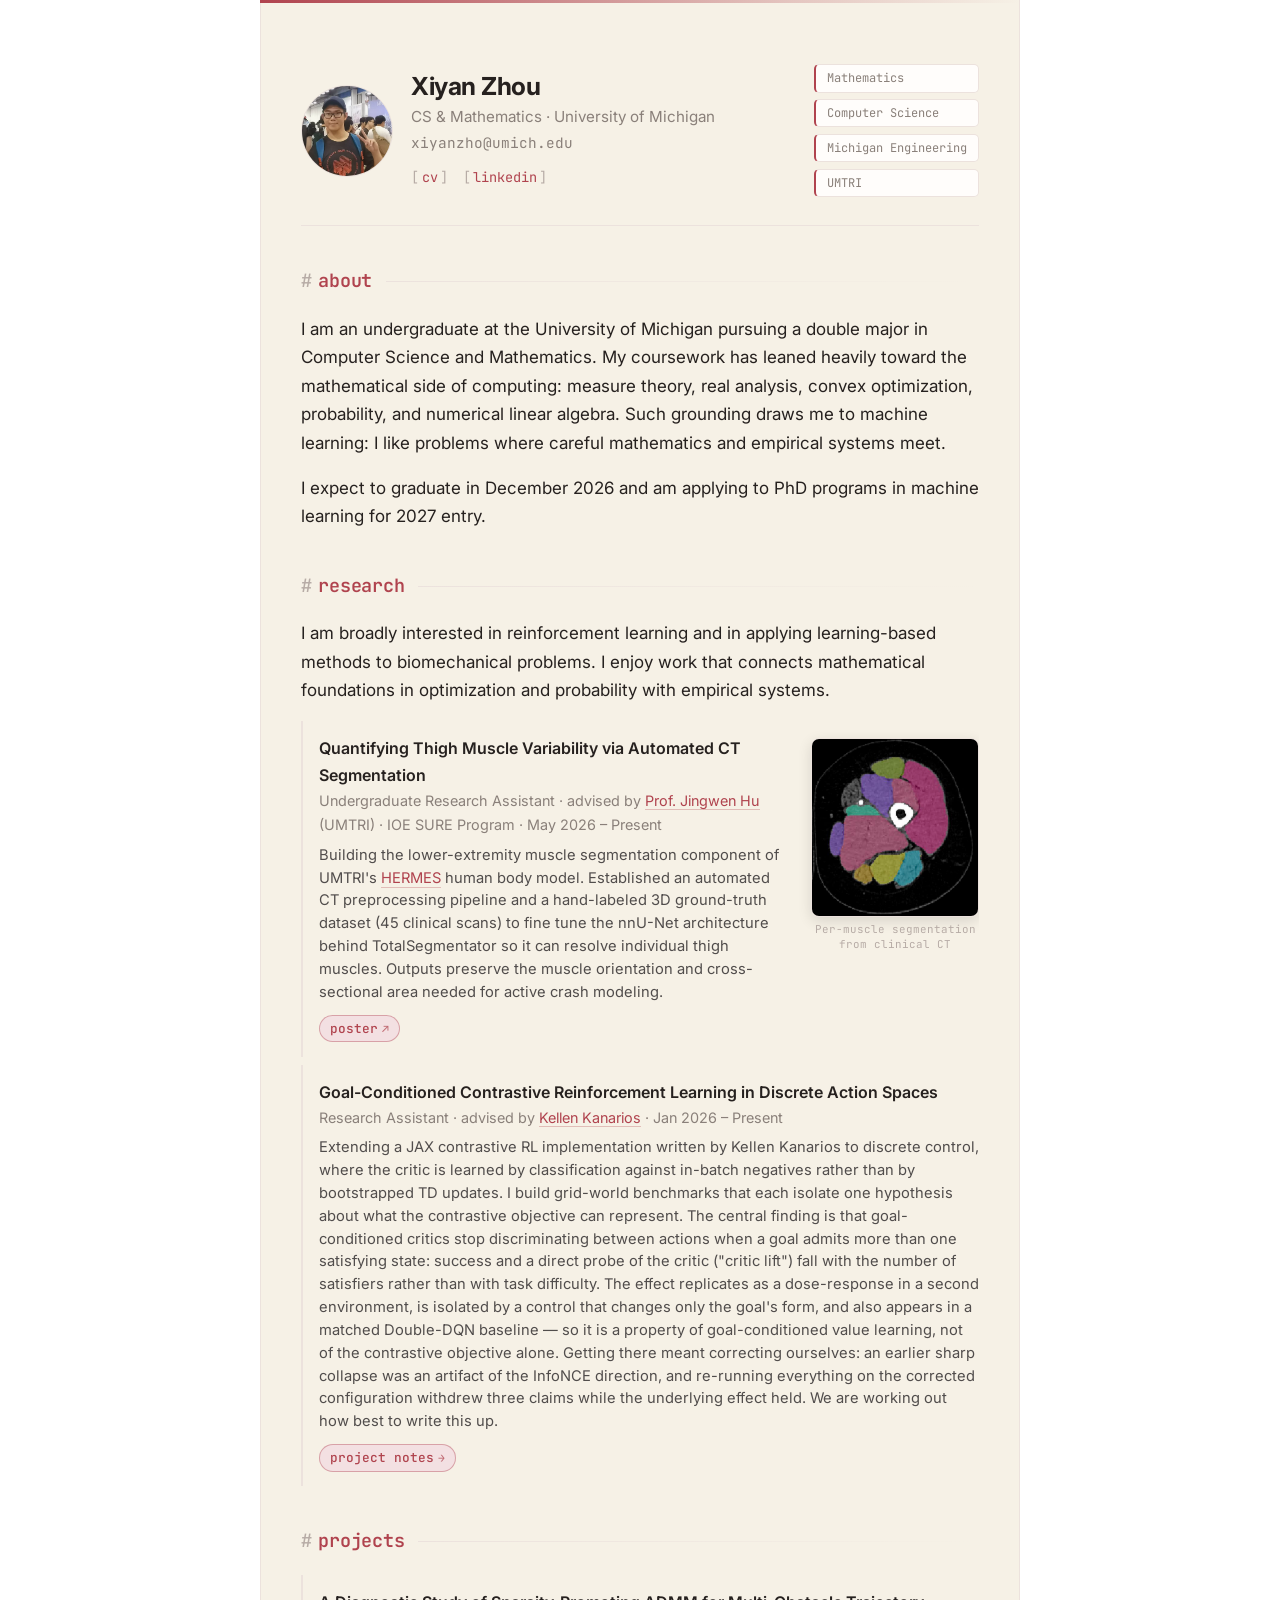
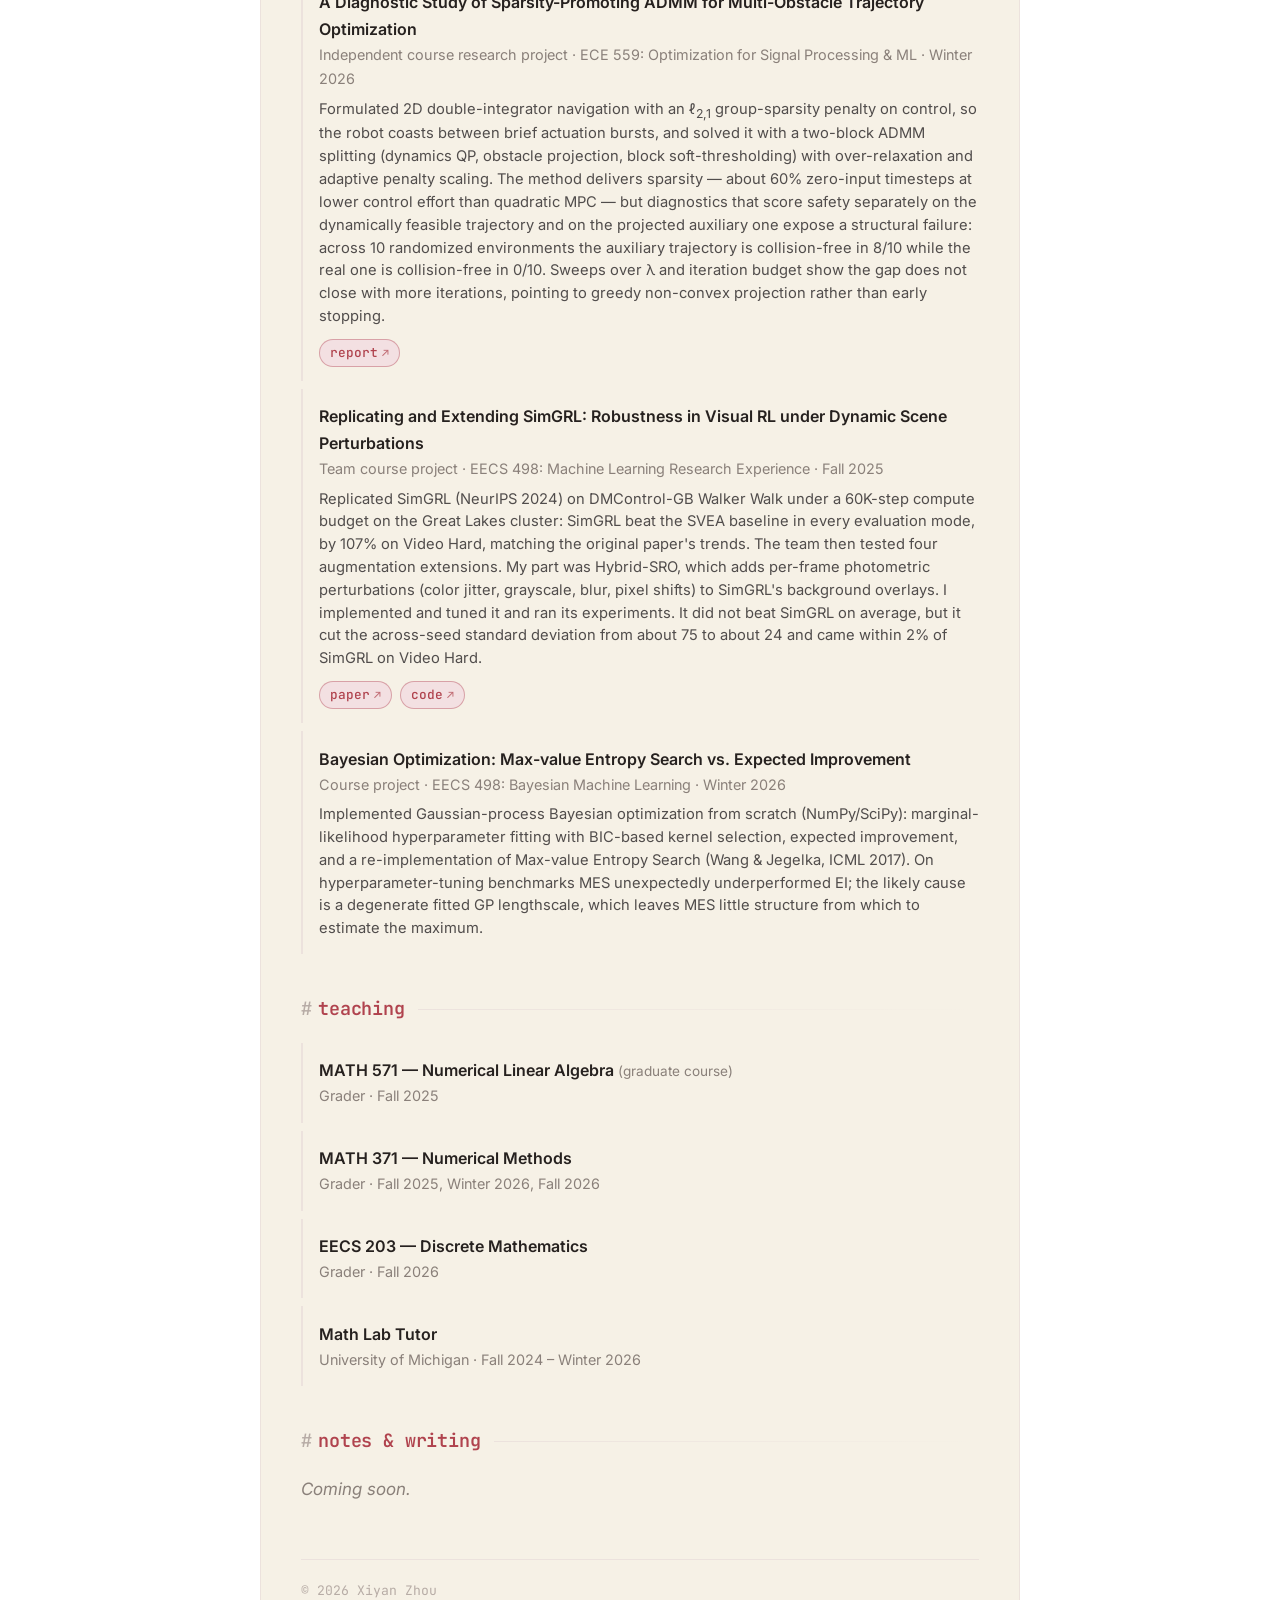
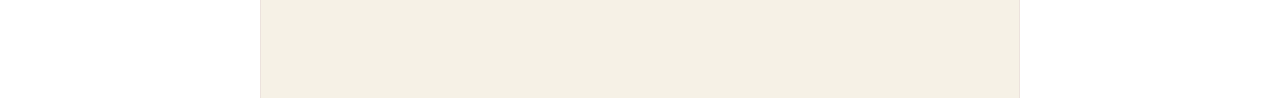
<file: index.html>
<!DOCTYPE html>
<html lang="en">
<head>
  <meta charset="UTF-8">
  <title>Xiyan Zhou</title>
  <meta name="viewport" content="width=device-width, initial-scale=1.0">
  <meta name="description" content="Xiyan Zhou — CS & Mathematics, University of Michigan.">
  <link rel="preconnect" href="https://fonts.googleapis.com">
  <link rel="preconnect" href="https://fonts.gstatic.com" crossorigin>
  <link href="https://fonts.googleapis.com/css2?family=Inter:wght@400;500;600;700&family=JetBrains+Mono:wght@400;500&display=swap" rel="stylesheet">
  <link rel="stylesheet" href="assets/css/style.css?v=14">
</head>
<body>
  <div class="wrap">

    <!-- ===================== HEADER ===================== -->
    <header class="masthead">
      <div class="id">
        <div class="id-row">
          <img class="avatar" src="assets/images/selfie.png" alt="Xiyan Zhou"
               onerror="this.style.display='none'">
          <div>
            <h1>Xiyan Zhou</h1>
            <p class="affil">CS &amp; Mathematics · University of Michigan</p>
            <p class="email">xiyanzho@umich.edu</p>
            <nav class="links">
              <a href="assets/pdf/Xiyan_Zhou_cv.pdf">cv</a>
              <a href="https://www.linkedin.com/in/xiyan-zhou-3881732b3/">linkedin</a>
            </nav>
          </div>
        </div>

        <!-- Affiliation badges -->
        <div class="affiliations">
          <a class="brand" href="https://lsa.umich.edu/math" title="U-M Mathematics">
            <span class="brand-badge">Mathematics</span>
          </a>
          <a class="brand" href="https://cse.engin.umich.edu" title="Michigan Computer Science &amp; Engineering">
            <span class="brand-badge">Computer Science</span>
          </a>
          <a class="brand" href="https://engin.umich.edu" title="Michigan Engineering">
            <span class="brand-badge">Michigan Engineering</span>
          </a>
          <a class="brand" href="https://umtri.umich.edu" title="U-M Transportation Research Institute">
            <span class="brand-badge">UMTRI</span>
          </a>
        </div>
      </div>
    </header>

    <!-- ===================== ABOUT ===================== -->
    <section id="about">
      <h2>about</h2>
      <p>
        I am an undergraduate at the University of Michigan pursuing a double
        major in Computer Science and Mathematics. My coursework has leaned
        heavily toward the mathematical side of computing: measure theory, real
        analysis, convex optimization, probability, and numerical linear
        algebra. Such grounding draws me to machine learning: I like
        problems where careful mathematics and empirical systems meet.
      </p>
      <p>
        I expect to graduate in December 2026 and am applying to PhD programs in
        machine learning for 2027 entry.
      </p>

    </section>

    <!-- ===================== RESEARCH ===================== -->
    <section id="research">
      <h2>research</h2>
      <p>
        I am broadly interested in reinforcement learning and in applying
        learning-based methods to biomechanical problems. I enjoy
        work that connects mathematical foundations in optimization and
        probability with empirical systems.
      </p>

      <div class="entry">
        <figure class="entry-fig">
          <img src="assets/images/muscle-segmentation.jpg"
               alt="Per-muscle segmentation of a thigh from a clinical CT slice, each muscle shaded a different color">
          <figcaption>Per-muscle segmentation from clinical CT</figcaption>
        </figure>
        <div class="title">Quantifying Thigh Muscle Variability via Automated CT Segmentation</div>
        <div class="authors">Undergraduate Research Assistant · advised by <a href="https://ioe.engin.umich.edu/people/jingwen-hu/">Prof. Jingwen Hu</a> (UMTRI) · IOE SURE Program · May 2026 – Present</div>
        <p class="desc">
          Building the lower-extremity muscle segmentation component of UMTRI's
          <a href="https://humanshape.org/HERMES/MDP_web_public/#about">HERMES</a> human body model. Established an automated CT preprocessing
          pipeline and a hand-labeled 3D ground-truth dataset (45 clinical scans)
          to fine tune the nnU-Net architecture behind TotalSegmentator so it can
          resolve individual thigh muscles. Outputs preserve the muscle
          orientation and cross-sectional area needed for active crash modeling.
        </p>
        <div class="meta-links">
          <a href="assets/pdf/SURE_poster.pdf">poster</a>
        </div>
      </div>

      <div class="entry">
        <div class="title">Goal-Conditioned Contrastive Reinforcement Learning in Discrete Action Spaces</div>
        <div class="authors">Research Assistant · advised by <a href="https://kellenkanarios.com/index/">Kellen Kanarios</a> · Jan 2026 – Present</div>
        <p class="desc">
          Extending a JAX contrastive RL implementation written by Kellen
          Kanarios to discrete control, where the critic is learned by classification against in-batch
          negatives rather than by bootstrapped TD updates. I build grid-world
          benchmarks that each isolate one hypothesis about what the contrastive
          objective can represent. The central finding is that goal-conditioned
          critics stop discriminating between actions when a goal admits more
          than one satisfying state: success and a direct probe of the critic
          ("critic lift") fall with the number of satisfiers rather than with
          task difficulty. The effect replicates as a dose-response in a second
          environment, is isolated by a control that changes only the goal's
          form, and also appears in a matched Double-DQN baseline — so it is a
          property of goal-conditioned value learning, not of the contrastive
          objective alone. Getting there meant correcting ourselves: an earlier
          sharp collapse was an artifact of the InfoNCE direction, and re-running
          everything on the corrected configuration withdrew three claims while
          the underlying effect held. We are working out how best to write this up.
        </p>
        <div class="meta-links">
          <a class="internal" href="research/contrastive-rl.html">project notes</a>
        </div>
      </div>
    </section>

    <!-- ===================== PROJECTS ===================== -->
    <section id="projects">
      <h2>projects</h2>

      <div class="entry">
        <div class="title">A Diagnostic Study of Sparsity-Promoting ADMM for Multi-Obstacle Trajectory Optimization</div>
        <div class="authors">Independent course research project · ECE 559: Optimization for Signal Processing &amp; ML · Winter 2026</div>
        <p class="desc">
          Formulated 2D double-integrator navigation with an ℓ<sub>2,1</sub>
          group-sparsity penalty on control, so the robot coasts between brief
          actuation bursts, and solved it with a two-block ADMM splitting
          (dynamics QP, obstacle projection, block soft-thresholding) with
          over-relaxation and adaptive penalty scaling. The method delivers
          sparsity — about 60% zero-input timesteps at lower control effort than
          quadratic MPC — but diagnostics that score safety separately on the
          dynamically feasible trajectory and on the projected auxiliary one
          expose a structural failure: across 10 randomized environments the
          auxiliary trajectory is collision-free in 8/10 while the real one is
          collision-free in 0/10. Sweeps over λ and iteration budget show the gap
          does not close with more iterations, pointing to greedy non-convex
          projection rather than early stopping.
        </p>
        <div class="meta-links">
          <a href="assets/pdf/ECE_559_project.pdf">report</a>
        </div>
      </div>

      <div class="entry">
        <div class="title">Replicating and Extending SimGRL: Robustness in Visual RL under Dynamic Scene Perturbations</div>
        <div class="authors">Team course project · EECS 498: Machine Learning Research Experience · Fall 2025</div>
        <p class="desc">
          Replicated SimGRL (NeurIPS 2024) on DMControl-GB Walker Walk under a
          60K-step compute budget on the Great Lakes cluster: SimGRL beat the
          SVEA baseline in every evaluation mode, by 107% on Video Hard,
          matching the original paper's trends. The team then tested four
          augmentation extensions. My part was Hybrid-SRO, which adds per-frame
          photometric perturbations (color jitter, grayscale, blur, pixel
          shifts) to SimGRL's background overlays. I implemented and tuned it and
          ran its experiments. It did not beat SimGRL on average, but it cut
          the across-seed standard deviation from about 75 to about 24 and came
          within 2% of SimGRL on Video Hard.
        </p>
        <div class="meta-links">
          <a href="assets/pdf/498_final_paper_group_5.pdf">paper</a>
          <a href="https://github.com/xiyanzho/498research">code</a>
        </div>
      </div>

      <div class="entry">
        <div class="title">Bayesian Optimization: Max-value Entropy Search vs. Expected Improvement</div>
        <div class="authors">Course project · EECS 498: Bayesian Machine Learning · Winter 2026</div>
        <p class="desc">
          Implemented Gaussian-process Bayesian optimization from scratch (NumPy/SciPy):
          marginal-likelihood hyperparameter fitting with BIC-based kernel
          selection, expected improvement, and a re-implementation of Max-value
          Entropy Search (Wang &amp; Jegelka, ICML 2017). On hyperparameter-tuning
          benchmarks MES unexpectedly underperformed EI; the likely cause is a
          degenerate fitted GP lengthscale, which leaves MES little structure
          from which to estimate the maximum.
        </p>
      </div>
    </section>

    <!-- ===================== TEACHING ===================== -->
    <section id="teaching">
      <h2>teaching</h2>

      <div class="entry">
        <div class="title">MATH 571 — Numerical Linear Algebra <span class="note">(graduate course)</span></div>
        <div class="authors">Grader · Fall 2025</div>
      </div>

      <div class="entry">
        <div class="title">MATH 371 — Numerical Methods</div>
        <div class="authors">Grader · Fall 2025, Winter 2026, Fall 2026</div>
      </div>

      <div class="entry">
        <div class="title">EECS 203 — Discrete Mathematics</div>
        <div class="authors">Grader · Fall 2026</div>
      </div>

      <div class="entry">
        <div class="title">Math Lab Tutor</div>
        <div class="authors">University of Michigan · Fall 2024 – Winter 2026</div>
      </div>
    </section>

    <!-- ===================== BLOG ===================== -->
    <section id="blog">
      <h2>notes &amp; writing</h2>
      <ul class="posts">
        <!-- Add a new <li> per post; newest at the top. Example:
        <li>
          <a href="blog/my-post.html">Post title</a>
          <span class="date">2026-08-01</span>
        </li> -->
      </ul>
      <p class="empty-note"><em>Coming soon.</em></p>
    </section>

    <!-- ===================== FOOTER ===================== -->
    <footer>
      © 2026 Xiyan Zhou
    </footer>

  </div>
</body>
</html>
</file>
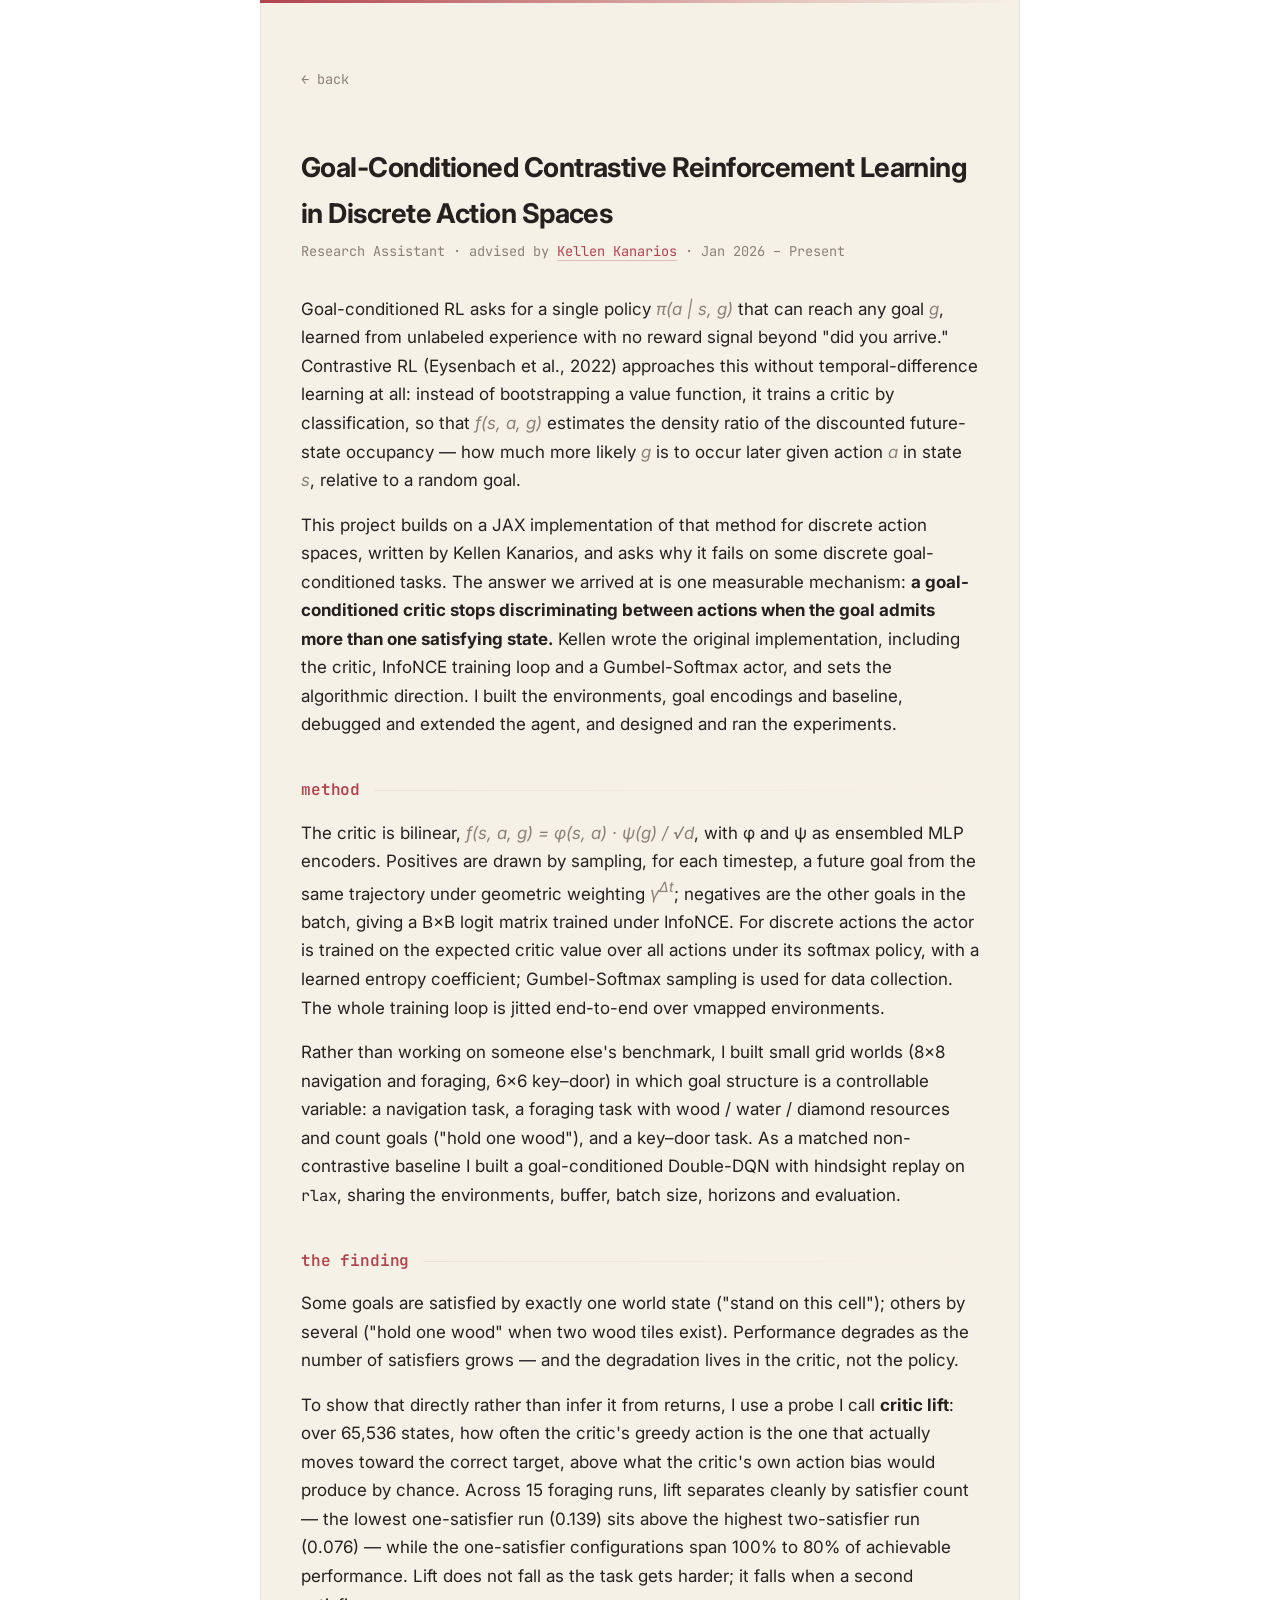
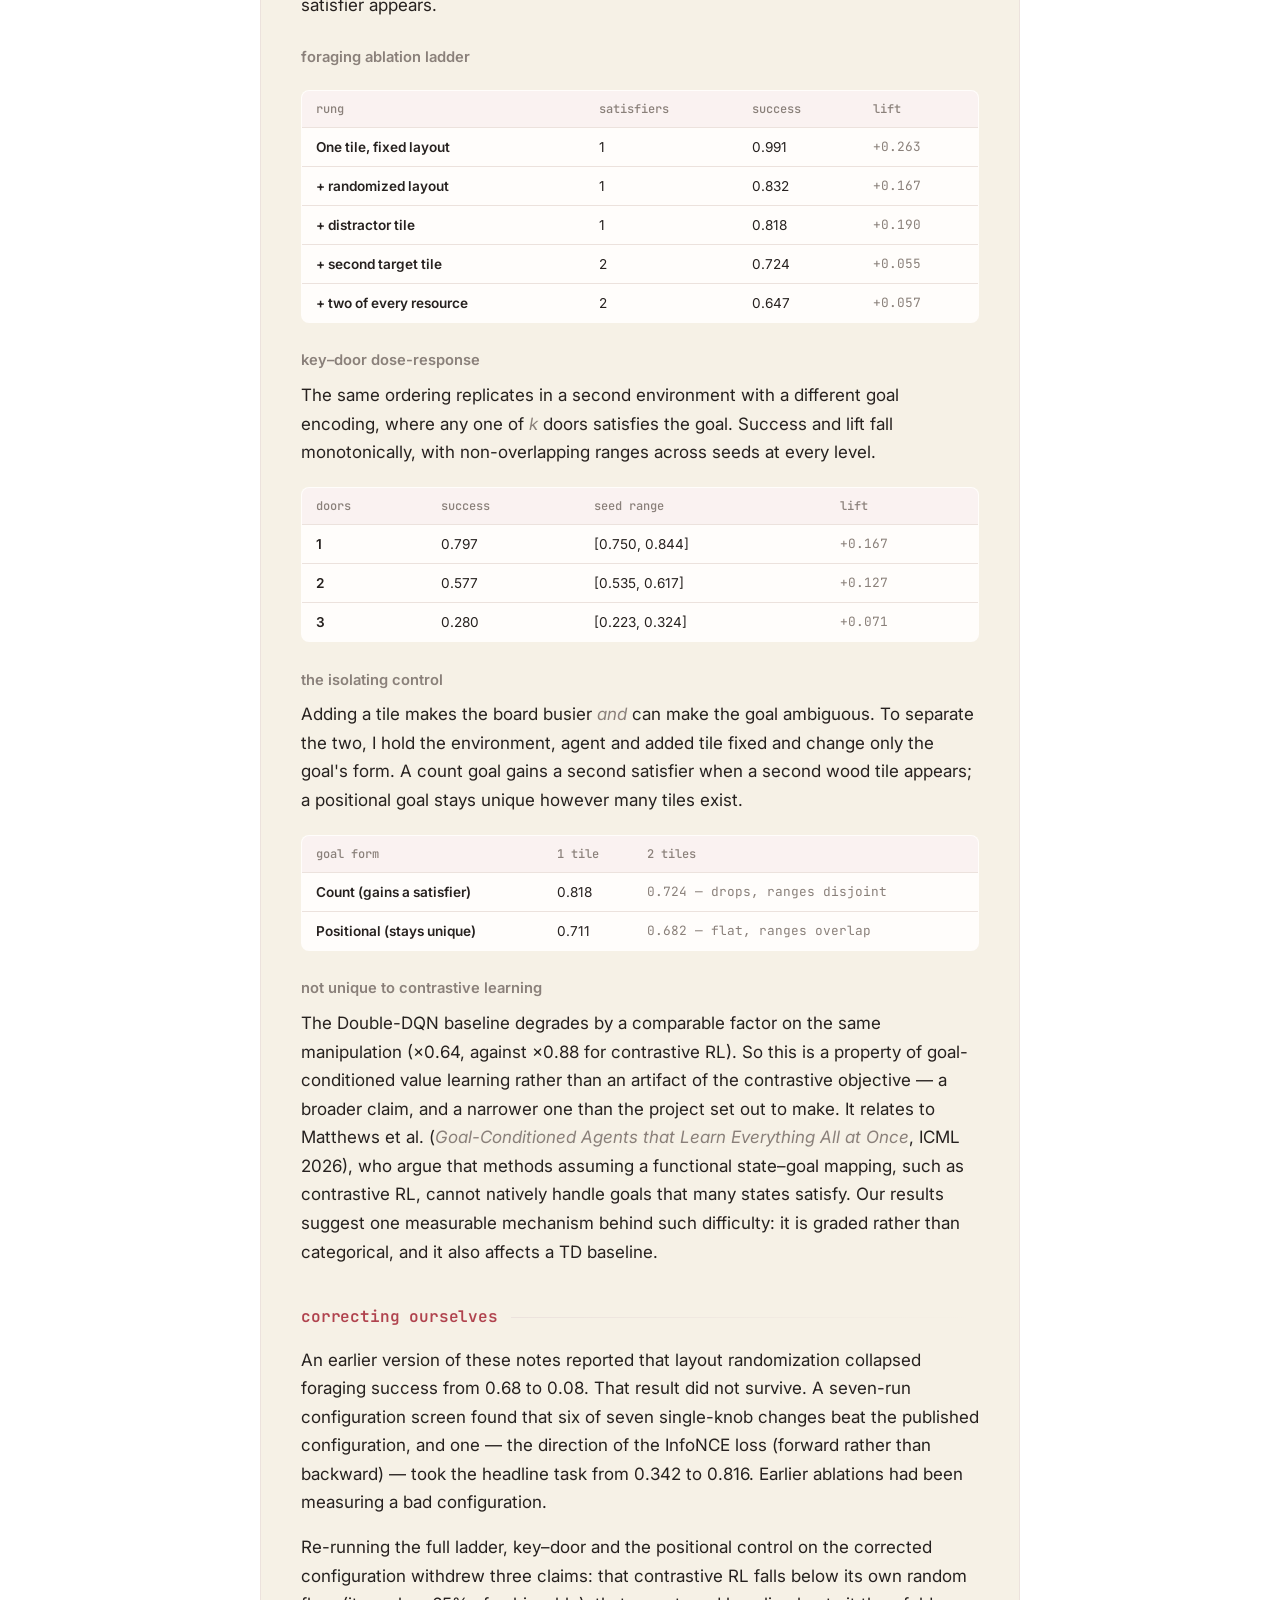
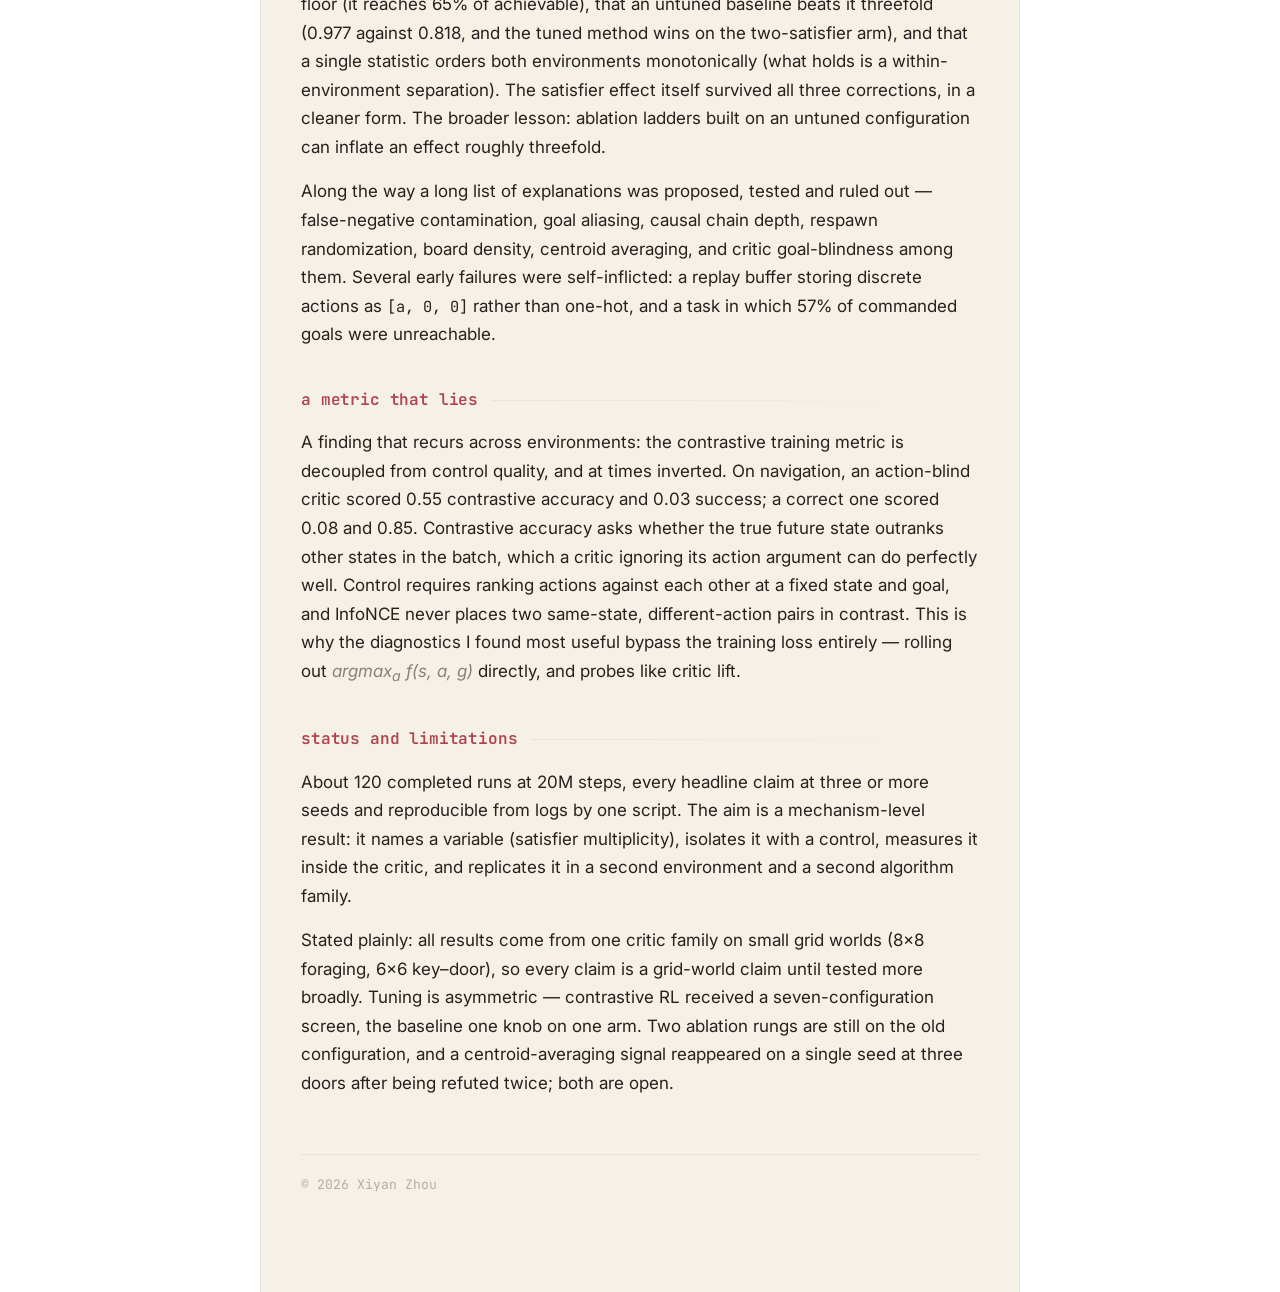
<file: research/contrastive-rl.html>
<!DOCTYPE html>
<html lang="en">
<head>
  <meta charset="UTF-8">
  <title>Goal-Conditioned Contrastive RL — Xiyan Zhou</title>
  <meta name="viewport" content="width=device-width, initial-scale=1.0">
  <meta name="description" content="Goal-conditioned contrastive reinforcement learning in discrete action spaces — project notes on the disjunctive goal effect.">
  <link rel="preconnect" href="https://fonts.googleapis.com">
  <link rel="preconnect" href="https://fonts.gstatic.com" crossorigin>
  <link href="https://fonts.googleapis.com/css2?family=Inter:wght@400;500;600;700&family=JetBrains+Mono:wght@400;500&display=swap" rel="stylesheet">
  <link rel="stylesheet" href="../assets/css/style.css?v=14">
</head>
<body>
  <div class="wrap">

    <a class="back-link" href="../index.html">← back</a>

    <article class="post">
      <h1>Goal-Conditioned Contrastive Reinforcement Learning in Discrete Action Spaces</h1>
      <div class="post-date">
        Research Assistant · advised by <a href="https://kellenkanarios.com/index/">Kellen Kanarios</a> · Jan 2026 – Present
      </div>

      <p>
        Goal-conditioned RL asks for a single policy <em>π(a | s, g)</em> that can
        reach any goal <em>g</em>, learned from unlabeled experience with no reward
        signal beyond "did you arrive." Contrastive RL (Eysenbach et al., 2022)
        approaches this without temporal-difference learning at all: instead of
        bootstrapping a value function, it trains a critic by classification, so
        that <em>f(s, a, g)</em> estimates the density ratio of the discounted
        future-state occupancy — how much more likely <em>g</em> is to occur later
        given action <em>a</em> in state <em>s</em>, relative to a random goal.
      </p>
      <p>
        This project builds on a JAX implementation of that method for discrete
        action spaces, written by Kellen Kanarios, and asks why it fails on some discrete goal-conditioned
        tasks. The answer we arrived at is one measurable mechanism: <strong>a
        goal-conditioned critic stops discriminating between actions when the
        goal admits more than one satisfying state.</strong> Kellen wrote
        the original implementation, including the critic, InfoNCE training loop
        and a Gumbel-Softmax actor, and sets the algorithmic direction. I built
        the environments, goal encodings and baseline, debugged and extended the
        agent, and designed and ran the experiments.
      </p>

      <h2>method</h2>
      <p>
        The critic is bilinear, <em>f(s, a, g) = φ(s, a) · ψ(g) / √d</em>, with
        φ and ψ as ensembled MLP encoders. Positives are drawn by sampling, for
        each timestep, a future goal from the same trajectory under geometric
        weighting <em>γ<sup>Δt</sup></em>; negatives are the other goals in the
        batch, giving a B×B logit matrix trained under InfoNCE. For discrete
        actions the actor is trained on the expected critic value over all
        actions under its softmax policy, with a learned entropy coefficient;
        Gumbel-Softmax sampling is used for data collection. The whole
        training loop is jitted end-to-end over vmapped environments.
      </p>
      <p>
        Rather than working on someone else's benchmark, I built small grid worlds
        (8×8 navigation and foraging, 6×6 key–door)
        in which goal structure is a controllable variable: a navigation task, a
        foraging task with wood / water / diamond resources and count goals
        ("hold one wood"), and a key–door task. As a matched non-contrastive
        baseline I built a goal-conditioned Double-DQN with hindsight replay on
        <code>rlax</code>, sharing the environments, buffer, batch size, horizons
        and evaluation.
      </p>

      <h2>the finding</h2>
      <p>
        Some goals are satisfied by exactly one world state ("stand on this
        cell"); others by several ("hold one wood" when two wood tiles exist).
        Performance degrades as the number of satisfiers grows — and the
        degradation lives in the critic, not the policy.
      </p>
      <p>
        To show that directly rather than infer it from returns, I use a probe
        I call <strong>critic lift</strong>: over 65,536 states, how often the
        critic's greedy action is the one that actually moves toward the correct
        target, above what the critic's own action bias would produce by chance.
        Across 15 foraging runs, lift separates cleanly by satisfier count —
        the lowest one-satisfier run (0.139) sits above the highest two-satisfier
        run (0.076) — while the one-satisfier configurations span 100% to 80% of
        achievable performance. Lift does not fall as the task gets harder; it
        falls when a second satisfier appears.
      </p>

      <h3>foraging ablation ladder</h3>
      <div class="table-scroll">
        <table class="data-table">
          <thead>
            <tr><th>Rung</th><th>Satisfiers</th><th>Success</th><th>Lift</th></tr>
          </thead>
          <tbody>
            <tr><td>One tile, fixed layout</td><td>1</td><td>0.991</td><td>+0.263</td></tr>
            <tr><td>+ randomized layout</td><td>1</td><td>0.832</td><td>+0.167</td></tr>
            <tr><td>+ distractor tile</td><td>1</td><td>0.818</td><td>+0.190</td></tr>
            <tr><td>+ second target tile</td><td>2</td><td>0.724</td><td>+0.055</td></tr>
            <tr><td>+ two of every resource</td><td>2</td><td>0.647</td><td>+0.057</td></tr>
          </tbody>
        </table>
      </div>

      <h3>key–door dose-response</h3>
      <p>
        The same ordering replicates in a second environment with a different
        goal encoding, where any one of <em>k</em> doors satisfies the goal.
        Success and lift fall monotonically, with non-overlapping ranges across
        seeds at every level.
      </p>
      <div class="table-scroll">
        <table class="data-table">
          <thead>
            <tr><th>Doors</th><th>Success</th><th>Seed range</th><th>Lift</th></tr>
          </thead>
          <tbody>
            <tr><td>1</td><td>0.797</td><td>[0.750, 0.844]</td><td>+0.167</td></tr>
            <tr><td>2</td><td>0.577</td><td>[0.535, 0.617]</td><td>+0.127</td></tr>
            <tr><td>3</td><td>0.280</td><td>[0.223, 0.324]</td><td>+0.071</td></tr>
          </tbody>
        </table>
      </div>

      <h3>the isolating control</h3>
      <p>
        Adding a tile makes the board busier <em>and</em> can make the goal
        ambiguous. To separate the two, I hold the environment, agent and added
        tile fixed and change only the goal's form. A count goal gains a second
        satisfier when a second wood tile appears; a positional goal stays unique
        however many tiles exist.
      </p>
      <div class="table-scroll">
        <table class="data-table">
          <thead>
            <tr><th>Goal form</th><th>1 tile</th><th>2 tiles</th></tr>
          </thead>
          <tbody>
            <tr><td>Count (gains a satisfier)</td><td>0.818</td><td>0.724 — drops, ranges disjoint</td></tr>
            <tr><td>Positional (stays unique)</td><td>0.711</td><td>0.682 — flat, ranges overlap</td></tr>
          </tbody>
        </table>
      </div>

      <h3>not unique to contrastive learning</h3>
      <p>
        The Double-DQN baseline degrades by a comparable factor on the same
        manipulation (×0.64, against ×0.88 for contrastive RL). So this is a
        property of goal-conditioned value learning rather than an artifact of
        the contrastive objective — a broader claim, and a narrower one than the
        project set out to make. It relates to Matthews et al.
        (<em>Goal-Conditioned Agents that Learn Everything All at Once</em>,
        ICML 2026), who argue that methods assuming a functional state–goal
        mapping, such as contrastive RL, cannot natively handle goals that many
        states satisfy. Our results suggest one measurable mechanism behind such
        difficulty: it is graded rather than categorical, and it also affects a
        TD baseline.
      </p>

      <h2>correcting ourselves</h2>
      <p>
        An earlier version of these notes reported that layout randomization
        collapsed foraging success from 0.68 to 0.08. That result did not
        survive. A seven-run configuration screen found that six of seven
        single-knob changes beat the published configuration, and one — the
        direction of the InfoNCE loss (forward rather than backward) — took the
        headline task from 0.342 to 0.816. Earlier ablations had been measuring
        a bad configuration.
      </p>
      <p>
        Re-running the full ladder, key–door and the positional control on the
        corrected configuration withdrew three claims: that contrastive RL falls
        below its own random floor (it reaches 65% of achievable), that an
        untuned baseline beats it threefold (0.977 against 0.818, and the tuned
        method wins on the two-satisfier arm), and that a single statistic orders
        both environments monotonically (what holds is a within-environment
        separation). The satisfier effect itself survived all three corrections,
        in a cleaner form. The broader lesson: ablation ladders built on an
        untuned configuration can inflate an effect roughly threefold.
      </p>
      <p>
        Along the way a long list of explanations was proposed, tested and ruled
        out — false-negative contamination, goal aliasing, causal chain depth,
        respawn randomization, board density, centroid averaging, and critic
        goal-blindness among them. Several early failures were self-inflicted:
        a replay buffer storing discrete actions as <code>[a, 0, 0]</code> rather
        than one-hot, and a task in which 57% of commanded goals were unreachable.
      </p>

      <h2>a metric that lies</h2>
      <p>
        A finding that recurs across environments: the contrastive training
        metric is decoupled from control quality, and at times inverted. On
        navigation, an action-blind critic scored 0.55 contrastive accuracy and
        0.03 success; a correct one scored 0.08 and 0.85. Contrastive accuracy
        asks whether the true future state outranks other states in the batch,
        which a critic ignoring its action argument can do perfectly well.
        Control requires ranking actions against each other at a fixed state and
        goal, and InfoNCE never places two same-state, different-action pairs in
        contrast. This is why the diagnostics I found most useful bypass the
        training loss entirely — rolling out
        <em>argmax<sub>a</sub> f(s, a, g)</em> directly, and probes like critic
        lift.
      </p>

      <h2>status and limitations</h2>
      <p>
        About 120 completed runs at 20M steps, every headline claim at three or more
        seeds and reproducible from logs by one script. The aim is a
        mechanism-level result: it names a variable (satisfier multiplicity),
        isolates it with a control, measures it inside the critic, and replicates
        it in a second environment and a second algorithm family.
      </p>
      <p>
        Stated plainly: all results come from one critic family on small grid worlds
        (8×8 foraging, 6×6 key–door), so every claim is a grid-world claim until tested more broadly.
        Tuning is asymmetric — contrastive RL received a seven-configuration
        screen, the baseline one knob on one arm. Two ablation rungs are still on
        the old configuration, and a centroid-averaging signal reappeared on a
        single seed at three doors after being refuted twice; both are open.
      </p>
    </article>

    <footer>
      © 2026 Xiyan Zhou
    </footer>

  </div>
</body>
</html>
</file>
<file: assets/css/style.css>
/* ==================================================================
   Xiyan Zhou — personal site
   One coherent system: clean sans-serif, warm paper, single rose accent
   Inspired by minimal academic pages (kellenkanarios.com)
   Light / dark aware · single column · responsive
================================================================== */

:root {
  --max-width: 760px;

  --ink: #26211f;
  --muted: #8a807a;
  --faint: #b7aca6;
  --rule: #ece2dd;
  --bg: #ffffff;           /* white sides */
  --band: #f6f1e6;         /* beige center band (米色) */
  --card: #fffdfb;

  --accent: #b0434e;       /* single rose accent, used everywhere */
  --accent-weak: #f3e0e2;

  --sans: "Inter", -apple-system, BlinkMacSystemFont, "Segoe UI", system-ui, sans-serif;
  --mono: "JetBrains Mono", ui-monospace, "SF Mono", Menlo, monospace;
}

@media (prefers-color-scheme: dark) {
  :root {
    --ink: #ece6e2;
    --muted: #9a9089;
    --faint: #6d635d;
    --rule: #322b28;
    --bg: #100d0b;           /* dark sides */
    --band: #191411;         /* slightly lighter center band */
    --card: #201a17;

    --accent: #e78d97;
    --accent-weak: #3a2529;
  }
}

* { box-sizing: border-box; }
html { -webkit-text-size-adjust: 100%; scroll-behavior: smooth; }

body {
  margin: 0;
  background: var(--bg);
  color: var(--ink);
  font-family: var(--sans);
  font-size: 17px;
  line-height: 1.68;
  -webkit-font-smoothing: antialiased;
  text-rendering: optimizeLegibility;
}

.wrap {
  position: relative;
  max-width: var(--max-width);
  margin: 0 auto;
  padding: 4rem 2.5rem 6rem;
  background: var(--band);
  min-height: 100vh;
  border-left: 1px solid var(--rule);
  border-right: 1px solid var(--rule);
}
/* thin accent bar across the top of the content band */
.wrap::before {
  content: "";
  position: absolute;
  top: 0; left: -1px; right: -1px;
  height: 3px;
  background: linear-gradient(90deg,
              var(--accent),
              color-mix(in srgb, var(--accent) 25%, transparent) 70%,
              transparent);
}

a {
  color: var(--accent);
  text-decoration: none;
  border-bottom: 1px solid color-mix(in srgb, var(--accent) 30%, transparent);
  transition: border-color .12s, color .12s;
}
a:hover { border-bottom-color: var(--accent); }

p { margin: 0 0 1rem; }
em { color: var(--muted); font-style: italic; }

/* ==================== HEADER ==================== */

.masthead {
  padding-bottom: 1.75rem;
  margin-bottom: 2.5rem;
  border-bottom: 1px solid var(--rule);
}

.id {
  display: flex;
  align-items: center;
  justify-content: space-between;
  gap: 2rem;
  flex-wrap: wrap;
}

.id-row { display: flex; align-items: center; gap: 1.15rem; }

.avatar {
  width: 92px;
  height: 92px;
  border-radius: 50%;
  object-fit: cover;
  object-position: 47% 15%;   /* focus the crop on the face */
  flex-shrink: 0;
  border: 1px solid var(--rule);
}

.masthead h1 {
  font-size: 1.55rem;
  line-height: 1.15;
  margin: 0 0 0.2rem;
  font-weight: 700;
  letter-spacing: -0.02em;
}

.masthead .affil {
  margin: 0;
  color: var(--muted);
  font-size: 0.95rem;
}

.masthead .email {
  margin: 0.1rem 0 0;
  color: var(--muted);
  font-size: 0.9rem;
  font-family: var(--mono);
}

/* bracketed nav links: [ cv ]  [ linkedin ] */
.links {
  margin-top: 0.7rem;
  display: flex;
  gap: 0.9rem;
  font-family: var(--mono);
  font-size: 0.85rem;
}
.links a {
  border-bottom: none;
  color: var(--accent);
}
.links a::before { content: "["; color: var(--faint); margin-right: 0.15rem; }
.links a::after  { content: "]"; color: var(--faint); margin-left: 0.15rem; }
.links a:hover { color: var(--ink); }

/* ---- affiliation logos / badges ---- */
.affiliations {
  display: flex;
  flex-direction: column;
  gap: 0.4rem;
  flex-shrink: 0;
}
.brand { border-bottom: none; display: block; }
.brand img { height: 46px; width: auto; max-width: 160px; object-fit: contain; display: block; }
.brand-badge {
  display: flex;
  width: 100%;              /* all four badges equal width */
  box-sizing: border-box;
  align-items: center;
  gap: 0.4rem;
  padding: 0.2rem 0.7rem;
  font-family: var(--mono);
  font-size: 0.75rem;
  color: var(--muted);
  background: var(--card);
  border: 1px solid var(--rule);
  border-left: 2px solid var(--accent);
  border-radius: 5px;
  transition: color .12s, border-color .12s;
}
.brand:hover .brand-badge { color: var(--ink); border-left-color: var(--accent); }

/* ==================== SECTIONS ==================== */

section { margin: 2.5rem 0; }

h2 {
  display: flex;
  align-items: center;
  font-family: var(--mono);
  font-size: 1.15rem;
  text-transform: lowercase;
  letter-spacing: -0.01em;
  font-weight: 600;
  color: var(--accent);
  margin: 0 0 1.1rem;
}
h2::before { content: "#"; color: var(--faint); margin-right: 0.4rem; }
/* hairline that runs from the heading to the right edge */
h2::after {
  content: "";
  flex: 1;
  height: 1px;
  margin-left: 0.85rem;
  background: linear-gradient(90deg, var(--rule), transparent);
}

/* ==================== RESEARCH ENTRIES ==================== */

.entry {
  padding: 0.9rem 0 0.9rem 1rem;
  border-left: 2px solid var(--rule);
  margin-bottom: 0.5rem;
  transition: border-color .15s;
}
.entry:hover { border-left-color: var(--accent); }
.entry .title { font-weight: 600; font-size: 1rem; }
.entry .title .note { font-weight: 400; font-size: 0.85rem; color: var(--muted); }
.entry .authors { color: var(--muted); font-size: 0.9rem; }
.entry .authors strong { color: var(--ink); font-weight: 600; }
.entry .venue { font-style: italic; color: var(--muted); font-size: 0.9rem; }
.entry .desc { margin: 0.4rem 0 0; font-size: 0.92rem; line-height: 1.55; color: color-mix(in srgb, var(--ink) 80%, var(--bg)); }
.entry .meta-links {
  font-family: var(--mono);
  font-size: 0.8rem;
  margin-top: 0.7rem;
  display: flex;
  flex-wrap: wrap;
  gap: 0.5rem;
}
.entry .meta-links a {
  display: inline-flex;
  align-items: center;
  gap: 0.3rem;
  padding: 0.2rem 0.6rem;
  border: 1px solid color-mix(in srgb, var(--accent) 40%, transparent);
  border-radius: 999px;
  background: var(--accent-weak);
  color: var(--accent);
  font-weight: 500;
  line-height: 1.5;
  transition: background .15s, border-color .15s, color .15s;
}
.entry .meta-links a::after { content: "↗"; font-size: 0.9em; opacity: 0.75; }
.entry .meta-links a.internal::after { content: "→"; }
.entry .meta-links a:hover {
  background: var(--accent);
  border-color: var(--accent);
  color: var(--card);
}

/* figure floated to the right inside an entry */
.entry-fig {
  float: right;
  width: 168px;
  margin: 0.2rem 0 0.6rem 1.2rem;
}
.entry-fig img {
  display: block;
  width: 100%;
  border-radius: 8px;
  border: 1px solid var(--rule);
  box-shadow: 0 4px 14px rgba(0,0,0,0.12);
}
.entry-fig figcaption {
  margin-top: 0.35rem;
  font-family: var(--mono);
  font-size: 0.68rem;
  line-height: 1.35;
  color: var(--faint);
  text-align: center;
}
.entry { overflow: hidden; }   /* contain the float */

@media (max-width: 560px) {
  .entry-fig { float: none; width: 100%; max-width: 220px; margin: 0.2rem auto 0.8rem; }
}

/* ==================== BLOG LIST ==================== */

ul.posts { list-style: none; padding: 0; margin: 0; }
ul.posts li {
  display: flex;
  justify-content: space-between;
  align-items: baseline;
  gap: 1rem;
  padding: 0.55rem 0;
  border-bottom: 1px solid var(--rule);
}
ul.posts li a { border-bottom: none; font-weight: 500; color: var(--ink); }
ul.posts li a:hover { color: var(--accent); }
ul.posts li .date { color: var(--faint); font-size: 0.82rem; white-space: nowrap; font-family: var(--mono); }

/* ==================== FOOTER ==================== */

footer {
  margin-top: 3.5rem;
  padding-top: 1.2rem;
  border-top: 1px solid var(--rule);
  color: var(--faint);
  font-size: 0.82rem;
  font-family: var(--mono);
}

/* ==================== BLOG POST BODY ==================== */

article.post { margin-top: 1rem; }
article.post h1 { font-size: 1.7rem; margin-bottom: 0.2rem; letter-spacing: -0.02em; font-weight: 700; }
article.post .post-date { color: var(--muted); margin-bottom: 2rem; font-family: var(--mono); font-size: 0.85rem; }
article.post blockquote {
  margin: 1.4rem 0;
  padding: 0.3rem 0 0.3rem 1.1rem;
  border-left: 2px solid var(--accent);
  color: var(--muted);
}
article.post pre {
  background: var(--card);
  padding: 1rem 1.2rem;
  overflow-x: auto;
  border-radius: 8px;
  border: 1px solid var(--rule);
  font-size: 0.85rem;
}
article.post code { font-family: var(--mono); font-size: 0.9em; }

/* section headings inside a post: no "#" marker, tighter spacing */
article.post h2 { margin: 2.4rem 0 0.9rem; font-size: 1rem; }
article.post h2::before { content: none; }
article.post h3 { margin: 1.6rem 0 0.5rem; font-size: 0.92rem; font-weight: 600; color: var(--muted); }

/* ---- data tables ---- */
.table-scroll { overflow-x: auto; margin: 1.3rem 0 1.5rem; }
.data-table {
  border-collapse: collapse;
  width: 100%;
  font-size: 0.85rem;
  line-height: 1.5;
  background: var(--card);
  border: 1px solid var(--rule);
  border-radius: 8px;
  overflow: hidden;
}
.data-table th,
.data-table td {
  text-align: left;
  padding: 0.55rem 0.85rem;
  border-bottom: 1px solid var(--rule);
  vertical-align: top;
}
.data-table thead th {
  font-family: var(--mono);
  font-size: 0.75rem;
  font-weight: 500;
  text-transform: lowercase;
  color: var(--muted);
  background: color-mix(in srgb, var(--accent) 6%, var(--card));
  white-space: nowrap;
}
.data-table tbody tr:last-child td { border-bottom: none; }
.data-table tbody td:first-child { font-weight: 600; white-space: nowrap; }
.data-table tbody td:last-child { font-family: var(--mono); font-size: 0.8rem; color: var(--muted); white-space: nowrap; }

.back-link {
  display: inline-block;
  margin: 0 0 2rem;
  font-size: 0.85rem;
  font-family: var(--mono);
  border-bottom: none;
  color: var(--muted);
}
.back-link:hover { color: var(--accent); }

/* ==================== RESPONSIVE ==================== */

@media (max-width: 620px) {
  .wrap { padding: 2.5rem 1.3rem 4rem; }
  .id { flex-direction: column; align-items: flex-start; gap: 1.5rem; }
  .affiliations { flex-direction: row; flex-wrap: wrap; }
}
</file>
